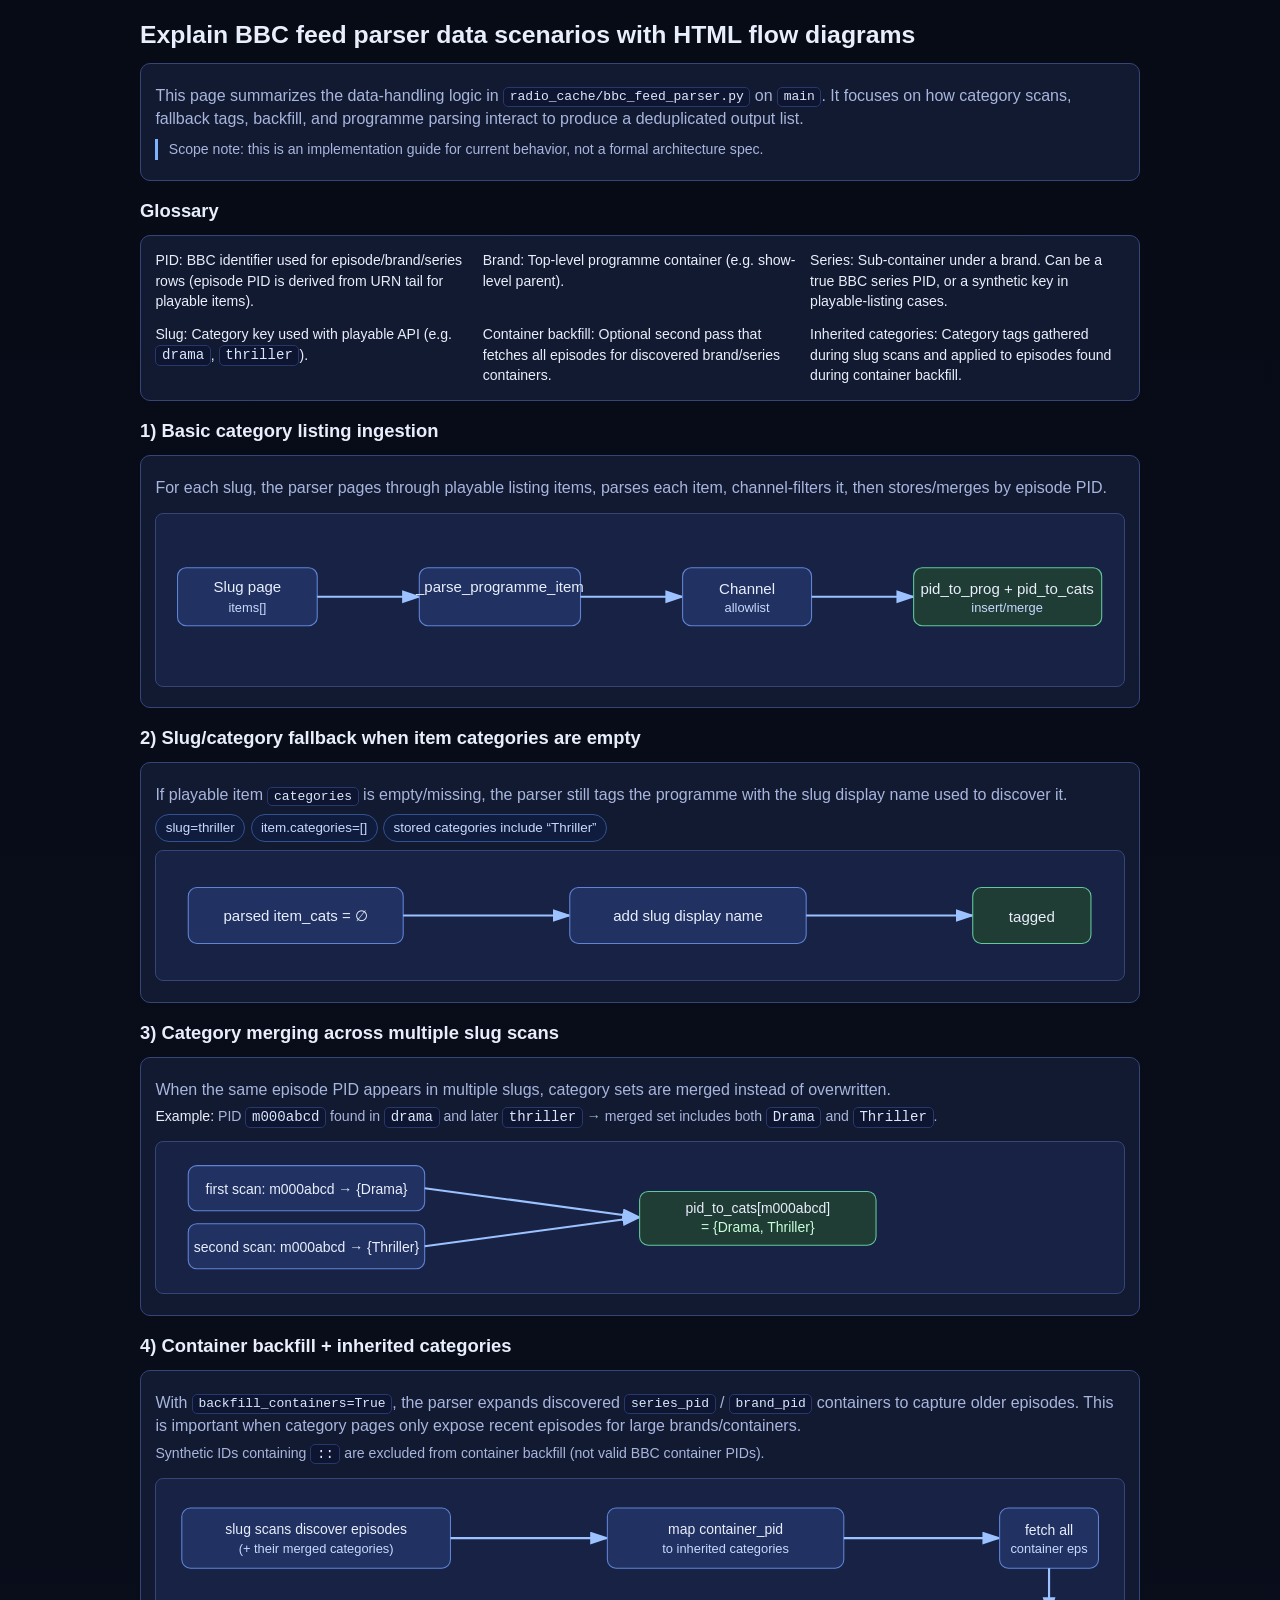
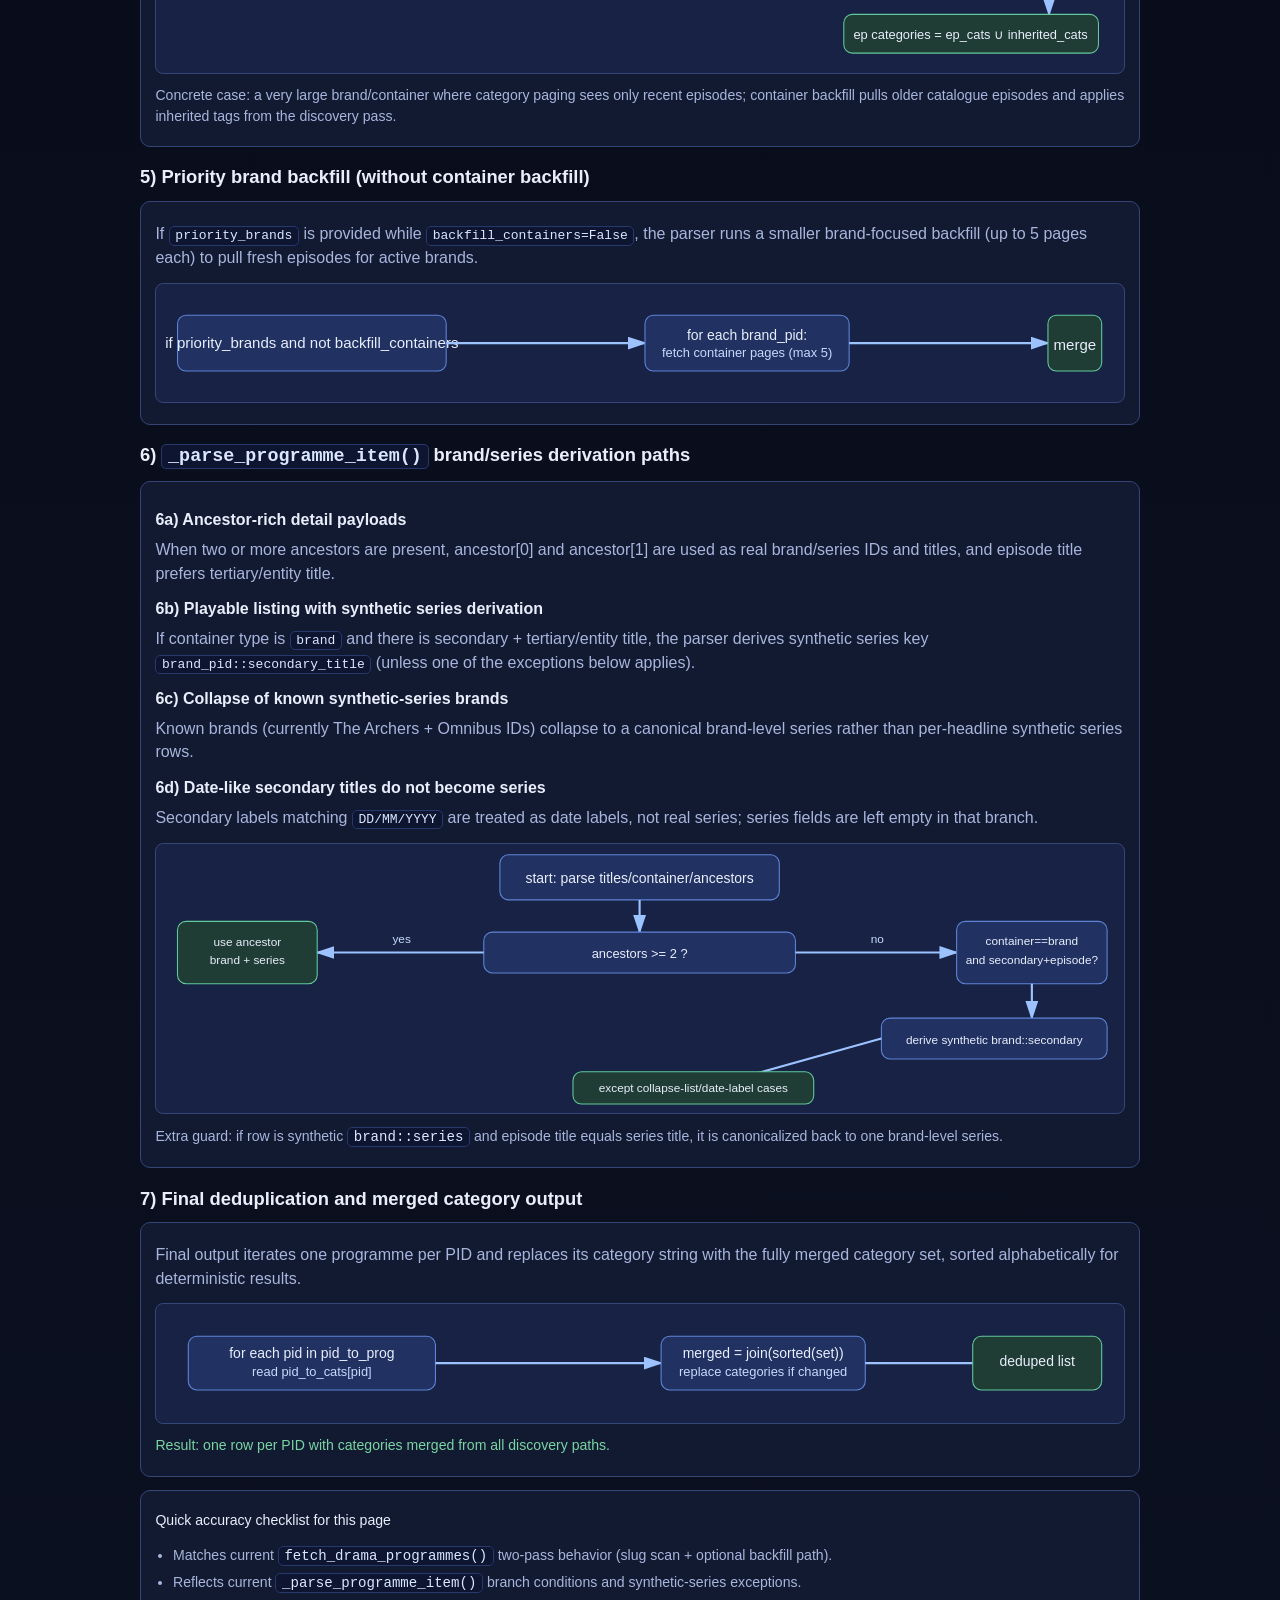
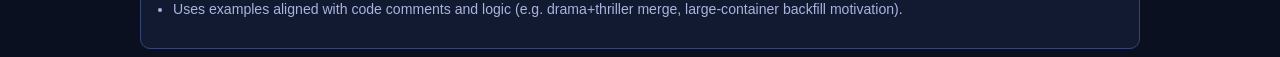
<file: docs/bbc_feed_parser_flow.html>
<!DOCTYPE html>
<html lang="en">
<head>
  <meta charset="UTF-8" />
  <meta name="viewport" content="width=device-width, initial-scale=1" />
  <title>Explain BBC feed parser data scenarios with HTML flow diagrams</title>
  <style>
    :root {
      --bg: #0b1020;
      --panel: #121a31;
      --panel-2: #172245;
      --text: #e9eefc;
      --muted: #a8b5dd;
      --accent: #7db2ff;
      --ok: #78d5a3;
      --warn: #ffd27d;
      --line: #354576;
    }
    * { box-sizing: border-box; }
    body {
      margin: 0;
      padding: 1.25rem;
      font-family: Inter, Segoe UI, Roboto, Arial, sans-serif;
      line-height: 1.45;
      color: var(--text);
      background: linear-gradient(180deg, #070b16, var(--bg));
    }
    main { max-width: 1000px; margin: 0 auto; }
    h1, h2, h3 { line-height: 1.2; margin: 0 0 0.55rem; }
    h1 { font-size: 1.55rem; }
    h2 { font-size: 1.15rem; margin-top: 1.2rem; }
    h3 { font-size: 1rem; margin-top: 0.9rem; }
    p, li { color: var(--muted); margin: 0.35rem 0; }
    .panel {
      background: var(--panel);
      border: 1px solid var(--line);
      border-radius: 10px;
      padding: 0.9rem;
      margin-top: 0.8rem;
    }
    .note {
      border-left: 3px solid var(--accent);
      padding-left: 0.65rem;
      margin-top: 0.55rem;
    }
    code {
      background: #0d1530;
      border: 1px solid #27386d;
      border-radius: 5px;
      padding: 0.08rem 0.35rem;
      color: #dbe7ff;
    }
    .chips { display: flex; flex-wrap: wrap; gap: 0.35rem; margin-top: 0.45rem; }
    .chip {
      border: 1px solid #32518f;
      background: #0f1c3e;
      color: #c8d9ff;
      border-radius: 999px;
      padding: 0.2rem 0.58rem;
      font-size: 0.84rem;
    }
    .grid { display: grid; gap: 0.8rem; grid-template-columns: repeat(auto-fit, minmax(290px, 1fr)); }
    .flow {
      width: 100%;
      border: 1px solid var(--line);
      border-radius: 8px;
      background: var(--panel-2);
      margin-top: 0.5rem;
    }
    .small { font-size: 0.88rem; }
    .strong { color: var(--text); }
    .ok { color: var(--ok); }
    .warn { color: var(--warn); }
    ul { padding-left: 1.1rem; }
  </style>
</head>
<body>
  <main>
    <h1>Explain BBC feed parser data scenarios with HTML flow diagrams</h1>
    <div class="panel">
      <p>
        This page summarizes the data-handling logic in
        <code>radio_cache/bbc_feed_parser.py</code> on <code>main</code>.
        It focuses on how category scans, fallback tags, backfill, and
        programme parsing interact to produce a deduplicated output list.
      </p>
      <p class="note small">
        Scope note: this is an implementation guide for current behavior,
        not a formal architecture spec.
      </p>
    </div>

    <h2>Glossary</h2>
    <div class="panel grid small">
      <div><span class="strong">PID</span>: BBC identifier used for episode/brand/series rows (episode PID is derived from URN tail for playable items).</div>
      <div><span class="strong">Brand</span>: Top-level programme container (e.g. show-level parent).</div>
      <div><span class="strong">Series</span>: Sub-container under a brand. Can be a true BBC series PID, or a synthetic key in playable-listing cases.</div>
      <div><span class="strong">Slug</span>: Category key used with playable API (e.g. <code>drama</code>, <code>thriller</code>).</div>
      <div><span class="strong">Container backfill</span>: Optional second pass that fetches all episodes for discovered brand/series containers.</div>
      <div><span class="strong">Inherited categories</span>: Category tags gathered during slug scans and applied to episodes found during container backfill.</div>
    </div>

    <h2>1) Basic category listing ingestion</h2>
    <div class="panel">
      <p>For each slug, the parser pages through playable listing items, parses each item, channel-filters it, then stores/merges by episode PID.</p>
      <svg class="flow" viewBox="0 0 900 160" xmlns="http://www.w3.org/2000/svg" role="img" aria-label="Basic category listing flow">
        <defs>
          <marker id="arrowA" markerWidth="10" markerHeight="10" refX="8" refY="3" orient="auto">
            <path d="M0,0 L0,6 L9,3 z" fill="#9cc2ff" />
          </marker>
        </defs>
        <rect x="20" y="50" width="130" height="54" rx="8" fill="#203162" stroke="#5f84d6"/>
        <text x="85" y="73" fill="#e9eefc" text-anchor="middle" font-size="14">Slug page</text>
        <text x="85" y="91" fill="#c8d9ff" text-anchor="middle" font-size="12">items[]</text>
        <line x1="150" y1="77" x2="245" y2="77" stroke="#9cc2ff" stroke-width="2" marker-end="url(#arrowA)"/>
        <rect x="245" y="50" width="150" height="54" rx="8" fill="#203162" stroke="#5f84d6"/>
        <text x="320" y="73" fill="#e9eefc" text-anchor="middle" font-size="14">_parse_programme_item</text>
        <line x1="395" y1="77" x2="490" y2="77" stroke="#9cc2ff" stroke-width="2" marker-end="url(#arrowA)"/>
        <rect x="490" y="50" width="120" height="54" rx="8" fill="#203162" stroke="#5f84d6"/>
        <text x="550" y="74" fill="#e9eefc" text-anchor="middle" font-size="14">Channel</text>
        <text x="550" y="91" fill="#c8d9ff" text-anchor="middle" font-size="12">allowlist</text>
        <line x1="610" y1="77" x2="705" y2="77" stroke="#9cc2ff" stroke-width="2" marker-end="url(#arrowA)"/>
        <rect x="705" y="50" width="175" height="54" rx="8" fill="#1f3c35" stroke="#62c99a"/>
        <text x="792" y="74" fill="#e9eefc" text-anchor="middle" font-size="14">pid_to_prog + pid_to_cats</text>
        <text x="792" y="91" fill="#c8d9ff" text-anchor="middle" font-size="12">insert/merge</text>
      </svg>
    </div>

    <h2>2) Slug/category fallback when item categories are empty</h2>
    <div class="panel">
      <p>If playable item <code>categories</code> is empty/missing, the parser still tags the programme with the slug display name used to discover it.</p>
      <div class="chips small">
        <span class="chip">slug=thriller</span><span class="chip">item.categories=[]</span><span class="chip">stored categories include “Thriller”</span>
      </div>
      <svg class="flow" viewBox="0 0 900 120" xmlns="http://www.w3.org/2000/svg" role="img" aria-label="Slug fallback flow">
        <defs><marker id="arrowB" markerWidth="10" markerHeight="10" refX="8" refY="3" orient="auto"><path d="M0,0 L0,6 L9,3 z" fill="#9cc2ff"/></marker></defs>
        <rect x="30" y="34" width="200" height="52" rx="8" fill="#203162" stroke="#5f84d6"/>
        <text x="130" y="65" fill="#e9eefc" text-anchor="middle" font-size="14">parsed item_cats = ∅</text>
        <line x1="230" y1="60" x2="385" y2="60" stroke="#9cc2ff" stroke-width="2" marker-end="url(#arrowB)"/>
        <rect x="385" y="34" width="220" height="52" rx="8" fill="#203162" stroke="#5f84d6"/>
        <text x="495" y="65" fill="#e9eefc" text-anchor="middle" font-size="14">add slug display name</text>
        <line x1="605" y1="60" x2="760" y2="60" stroke="#9cc2ff" stroke-width="2" marker-end="url(#arrowB)"/>
        <rect x="760" y="34" width="110" height="52" rx="8" fill="#1f3c35" stroke="#62c99a"/>
        <text x="815" y="66" fill="#e9eefc" text-anchor="middle" font-size="14">tagged</text>
      </svg>
    </div>

    <h2>3) Category merging across multiple slug scans</h2>
    <div class="panel">
      <p>When the same episode PID appears in multiple slugs, category sets are merged instead of overwritten.</p>
      <p class="small"><span class="strong">Example:</span> PID <code>m000abcd</code> found in <code>drama</code> and later <code>thriller</code> → merged set includes both <code>Drama</code> and <code>Thriller</code>.</p>
      <svg class="flow" viewBox="0 0 900 140" xmlns="http://www.w3.org/2000/svg" role="img" aria-label="Cross slug category merge">
        <defs><marker id="arrowC" markerWidth="10" markerHeight="10" refX="8" refY="3" orient="auto"><path d="M0,0 L0,6 L9,3 z" fill="#9cc2ff"/></marker></defs>
        <rect x="30" y="22" width="220" height="42" rx="8" fill="#203162" stroke="#5f84d6"/>
        <text x="140" y="48" fill="#e9eefc" text-anchor="middle" font-size="13">first scan: m000abcd → {Drama}</text>
        <rect x="30" y="76" width="220" height="42" rx="8" fill="#203162" stroke="#5f84d6"/>
        <text x="140" y="102" fill="#e9eefc" text-anchor="middle" font-size="13">second scan: m000abcd → {Thriller}</text>
        <line x1="250" y1="43" x2="450" y2="70" stroke="#9cc2ff" stroke-width="2" marker-end="url(#arrowC)"/>
        <line x1="250" y1="97" x2="450" y2="70" stroke="#9cc2ff" stroke-width="2" marker-end="url(#arrowC)"/>
        <rect x="450" y="46" width="220" height="50" rx="8" fill="#1f3c35" stroke="#62c99a"/>
        <text x="560" y="66" fill="#e9eefc" text-anchor="middle" font-size="13">pid_to_cats[m000abcd]</text>
        <text x="560" y="84" fill="#c8ffd9" text-anchor="middle" font-size="13">= {Drama, Thriller}</text>
      </svg>
    </div>

    <h2>4) Container backfill + inherited categories</h2>
    <div class="panel">
      <p>
        With <code>backfill_containers=True</code>, the parser expands discovered
        <code>series_pid</code> / <code>brand_pid</code> containers to capture older episodes.
        This is important when category pages only expose recent episodes for large brands/containers.
      </p>
      <p class="small">Synthetic IDs containing <code>::</code> are excluded from container backfill (not valid BBC container PIDs).</p>
      <svg class="flow" viewBox="0 0 900 180" xmlns="http://www.w3.org/2000/svg" role="img" aria-label="Container backfill with inherited categories">
        <defs><marker id="arrowD" markerWidth="10" markerHeight="10" refX="8" refY="3" orient="auto"><path d="M0,0 L0,6 L9,3 z" fill="#9cc2ff"/></marker></defs>
        <rect x="24" y="27" width="250" height="56" rx="8" fill="#203162" stroke="#5f84d6"/>
        <text x="149" y="51" fill="#e9eefc" text-anchor="middle" font-size="13">slug scans discover episodes</text>
        <text x="149" y="69" fill="#c8d9ff" text-anchor="middle" font-size="12">(+ their merged categories)</text>
        <line x1="274" y1="55" x2="420" y2="55" stroke="#9cc2ff" stroke-width="2" marker-end="url(#arrowD)"/>
        <rect x="420" y="27" width="220" height="56" rx="8" fill="#203162" stroke="#5f84d6"/>
        <text x="530" y="51" fill="#e9eefc" text-anchor="middle" font-size="13">map container_pid</text>
        <text x="530" y="69" fill="#c8d9ff" text-anchor="middle" font-size="12">to inherited categories</text>
        <line x1="640" y1="55" x2="785" y2="55" stroke="#9cc2ff" stroke-width="2" marker-end="url(#arrowD)"/>
        <rect x="785" y="27" width="92" height="56" rx="8" fill="#203162" stroke="#5f84d6"/>
        <text x="831" y="52" fill="#e9eefc" text-anchor="middle" font-size="13">fetch all</text>
        <text x="831" y="69" fill="#c8d9ff" text-anchor="middle" font-size="12">container eps</text>
        <line x1="831" y1="83" x2="831" y2="126" stroke="#9cc2ff" stroke-width="2" marker-end="url(#arrowD)"/>
        <rect x="640" y="126" width="237" height="36" rx="8" fill="#1f3c35" stroke="#62c99a"/>
        <text x="758" y="149" fill="#e9eefc" text-anchor="middle" font-size="12">ep categories = ep_cats ∪ inherited_cats</text>
      </svg>
      <p class="small">Concrete case: a very large brand/container where category paging sees only recent episodes; container backfill pulls older catalogue episodes and applies inherited tags from the discovery pass.</p>
    </div>

    <h2>5) Priority brand backfill (without container backfill)</h2>
    <div class="panel">
      <p>
        If <code>priority_brands</code> is provided while
        <code>backfill_containers=False</code>, the parser runs a smaller brand-focused backfill
        (up to 5 pages each) to pull fresh episodes for active brands.
      </p>
      <svg class="flow" viewBox="0 0 900 110" xmlns="http://www.w3.org/2000/svg" role="img" aria-label="Priority brand backfill flow">
        <defs><marker id="arrowE" markerWidth="10" markerHeight="10" refX="8" refY="3" orient="auto"><path d="M0,0 L0,6 L9,3 z" fill="#9cc2ff"/></marker></defs>
        <rect x="20" y="29" width="250" height="52" rx="8" fill="#203162" stroke="#5f84d6"/>
        <text x="145" y="60" fill="#e9eefc" text-anchor="middle" font-size="14">if priority_brands and not backfill_containers</text>
        <line x1="270" y1="55" x2="455" y2="55" stroke="#9cc2ff" stroke-width="2" marker-end="url(#arrowE)"/>
        <rect x="455" y="29" width="190" height="52" rx="8" fill="#203162" stroke="#5f84d6"/>
        <text x="550" y="52" fill="#e9eefc" text-anchor="middle" font-size="13">for each brand_pid:</text>
        <text x="550" y="68" fill="#c8d9ff" text-anchor="middle" font-size="12">fetch container pages (max 5)</text>
        <line x1="645" y1="55" x2="830" y2="55" stroke="#9cc2ff" stroke-width="2" marker-end="url(#arrowE)"/>
        <rect x="830" y="29" width="50" height="52" rx="8" fill="#1f3c35" stroke="#62c99a"/>
        <text x="855" y="61" fill="#e9eefc" text-anchor="middle" font-size="14">merge</text>
      </svg>
    </div>

    <h2>6) <code>_parse_programme_item()</code> brand/series derivation paths</h2>
    <div class="panel">
      <h3>6a) Ancestor-rich detail payloads</h3>
      <p>When two or more ancestors are present, ancestor[0] and ancestor[1] are used as real brand/series IDs and titles, and episode title prefers tertiary/entity title.</p>

      <h3>6b) Playable listing with synthetic series derivation</h3>
      <p>If container type is <code>brand</code> and there is secondary + tertiary/entity title, the parser derives synthetic series key <code>brand_pid::secondary_title</code> (unless one of the exceptions below applies).</p>

      <h3>6c) Collapse of known synthetic-series brands</h3>
      <p>Known brands (currently The Archers + Omnibus IDs) collapse to a canonical brand-level series rather than per-headline synthetic series rows.</p>

      <h3>6d) Date-like secondary titles do not become series</h3>
      <p>Secondary labels matching <code>DD/MM/YYYY</code> are treated as date labels, not real series; series fields are left empty in that branch.</p>

      <svg class="flow" viewBox="0 0 900 250" xmlns="http://www.w3.org/2000/svg" role="img" aria-label="_parse_programme_item brand series derivation">
        <defs><marker id="arrowF" markerWidth="10" markerHeight="10" refX="8" refY="3" orient="auto"><path d="M0,0 L0,6 L9,3 z" fill="#9cc2ff"/></marker></defs>
        <rect x="320" y="10" width="260" height="42" rx="8" fill="#203162" stroke="#5f84d6"/>
        <text x="450" y="36" fill="#e9eefc" text-anchor="middle" font-size="13">start: parse titles/container/ancestors</text>

        <line x1="450" y1="52" x2="450" y2="82" stroke="#9cc2ff" stroke-width="2" marker-end="url(#arrowF)"/>
        <rect x="305" y="82" width="290" height="38" rx="8" fill="#203162" stroke="#5f84d6"/>
        <text x="450" y="106" fill="#e9eefc" text-anchor="middle" font-size="12">ancestors >= 2 ?</text>

        <line x1="305" y1="101" x2="150" y2="101" stroke="#9cc2ff" stroke-width="2" marker-end="url(#arrowF)"/>
        <text x="220" y="92" fill="#c8d9ff" font-size="11">yes</text>
        <rect x="20" y="72" width="130" height="58" rx="8" fill="#1f3c35" stroke="#62c99a"/>
        <text x="85" y="95" fill="#e9eefc" text-anchor="middle" font-size="11">use ancestor</text>
        <text x="85" y="112" fill="#e9eefc" text-anchor="middle" font-size="11">brand + series</text>

        <line x1="595" y1="101" x2="745" y2="101" stroke="#9cc2ff" stroke-width="2" marker-end="url(#arrowF)"/>
        <text x="665" y="92" fill="#c8d9ff" font-size="11">no</text>
        <rect x="745" y="72" width="140" height="58" rx="8" fill="#203162" stroke="#5f84d6"/>
        <text x="815" y="94" fill="#e9eefc" text-anchor="middle" font-size="11">container==brand</text>
        <text x="815" y="112" fill="#e9eefc" text-anchor="middle" font-size="11">and secondary+episode?</text>

        <line x1="815" y1="130" x2="815" y2="162" stroke="#9cc2ff" stroke-width="2" marker-end="url(#arrowF)"/>
        <rect x="675" y="162" width="210" height="38" rx="8" fill="#203162" stroke="#5f84d6"/>
        <text x="780" y="186" fill="#e9eefc" text-anchor="middle" font-size="11">derive synthetic brand::secondary</text>

        <line x1="675" y1="181" x2="500" y2="230" stroke="#9cc2ff" stroke-width="2" marker-end="url(#arrowF)"/>
        <rect x="388" y="212" width="224" height="30" rx="8" fill="#1f3c35" stroke="#62c99a"/>
        <text x="500" y="231" fill="#e9eefc" text-anchor="middle" font-size="11">except collapse-list/date-label cases</text>
      </svg>

      <p class="small">
        Extra guard: if row is synthetic <code>brand::series</code> and episode title equals series title,
        it is canonicalized back to one brand-level series.
      </p>
    </div>

    <h2>7) Final deduplication and merged category output</h2>
    <div class="panel">
      <p>Final output iterates one programme per PID and replaces its category string with the fully merged category set, sorted alphabetically for deterministic results.</p>
      <svg class="flow" viewBox="0 0 900 110" xmlns="http://www.w3.org/2000/svg" role="img" aria-label="Final merged output flow">
        <defs><marker id="arrowG" markerWidth="10" markerHeight="10" refX="8" refY="3" orient="auto"><path d="M0,0 L0,6 L9,3 z" fill="#9cc2ff"/></marker></defs>
        <rect x="30" y="30" width="230" height="50" rx="8" fill="#203162" stroke="#5f84d6"/>
        <text x="145" y="50" fill="#e9eefc" text-anchor="middle" font-size="13">for each pid in pid_to_prog</text>
        <text x="145" y="67" fill="#c8d9ff" text-anchor="middle" font-size="12">read pid_to_cats[pid]</text>
        <line x1="260" y1="55" x2="470" y2="55" stroke="#9cc2ff" stroke-width="2" marker-end="url(#arrowG)"/>
        <rect x="470" y="30" width="190" height="50" rx="8" fill="#203162" stroke="#5f84d6"/>
        <text x="565" y="50" fill="#e9eefc" text-anchor="middle" font-size="13">merged = join(sorted(set))</text>
        <text x="565" y="67" fill="#c8d9ff" text-anchor="middle" font-size="12">replace categories if changed</text>
        <line x1="660" y1="55" x2="870" y2="55" stroke="#9cc2ff" stroke-width="2" marker-end="url(#arrowG)"/>
        <rect x="760" y="30" width="120" height="50" rx="8" fill="#1f3c35" stroke="#62c99a"/>
        <text x="820" y="58" fill="#e9eefc" text-anchor="middle" font-size="13">deduped list</text>
      </svg>
      <p class="small ok">Result: one row per PID with categories merged from all discovery paths.</p>
    </div>

    <div class="panel small">
      <p class="strong">Quick accuracy checklist for this page</p>
      <ul>
        <li>Matches current <code>fetch_drama_programmes()</code> two-pass behavior (slug scan + optional backfill path).</li>
        <li>Reflects current <code>_parse_programme_item()</code> branch conditions and synthetic-series exceptions.</li>
        <li>Uses examples aligned with code comments and logic (e.g. drama+thriller merge, large-container backfill motivation).</li>
      </ul>
    </div>
  </main>
</body>
</html>
</file>
